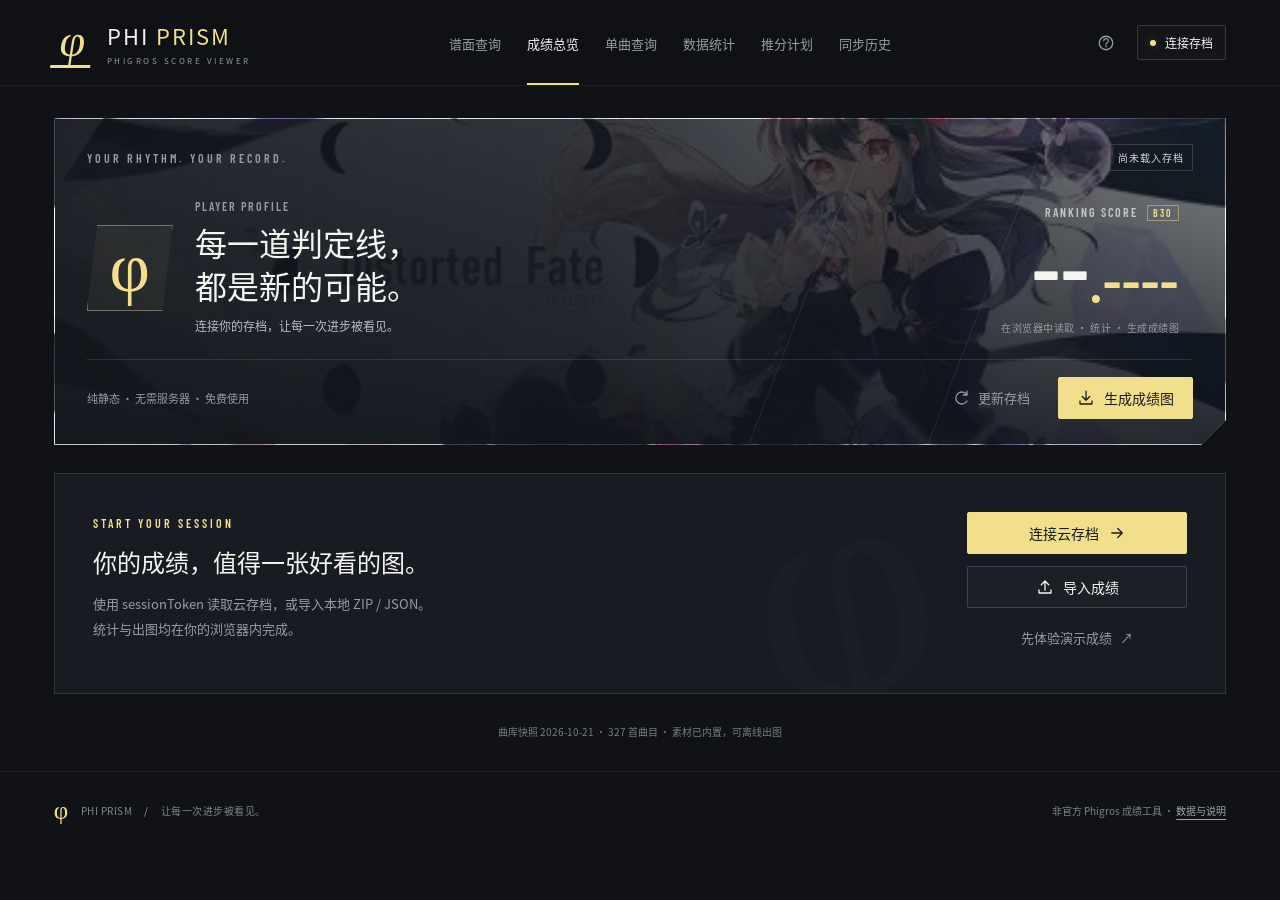
<file: index.html>
<!doctype html>
<html lang="zh-CN">
<head>
  <meta charset="utf-8">
  <meta name="viewport" content="width=device-width,initial-scale=1">
  <meta name="theme-color" content="#101216">
  <meta name="description" content="Phi Prism：浏览器内读取 Phigros 成绩，查询 Best N、分析推分并导出高清成绩图。">
  <meta name="referrer" content="no-referrer">
  <title>Phi Prism · Phigros 查分器</title>
  <link rel="icon" href="assets/favicon.svg" type="image/svg+xml">
  <link rel="stylesheet" href="assets/style.css?v=20261024-connect3">
  <script defer src="assets/vendor/fflate.js"></script>
  <script defer src="assets/vendor/crypto-js.js"></script>
  <script defer src="assets/data.js"></script>
  <!-- PHI_ART_SCRIPTS_START -->
  <script defer src="assets/art.js?v=73f46f96a97d"></script>
  <script defer src="assets/art-data/part-001.js?v=73f46f96a97d"></script>
  <script defer src="assets/art-data/part-002.js?v=73f46f96a97d"></script>
  <script defer src="assets/art-data/part-003.js?v=73f46f96a97d"></script>
  <script defer src="assets/art-data/part-004.js?v=73f46f96a97d"></script>
  <script defer src="assets/art-data/part-005.js?v=73f46f96a97d"></script>
  <script defer src="assets/art-data/part-006.js?v=73f46f96a97d"></script>
  <script defer src="assets/art-data/part-007.js?v=73f46f96a97d"></script>
  <script defer src="assets/art-data/part-008.js?v=73f46f96a97d"></script>
  <script defer src="assets/art-data/part-009.js?v=73f46f96a97d"></script>
  <script defer src="assets/art-data/part-010.js?v=73f46f96a97d"></script>
  <script defer src="assets/art-data/part-011.js?v=73f46f96a97d"></script>
  <script defer src="assets/art-data/part-012.js?v=73f46f96a97d"></script>
  <script defer src="assets/art-data/part-013.js?v=73f46f96a97d"></script>
  <script defer src="assets/art-data/part-014.js?v=73f46f96a97d"></script>
  <script defer src="assets/art-data/part-015.js?v=73f46f96a97d"></script>
  <script defer src="assets/art-data/part-016.js?v=73f46f96a97d"></script>
  <script defer src="assets/art-data/part-017.js?v=73f46f96a97d"></script>
  <script defer src="assets/art-data/part-018.js?v=73f46f96a97d"></script>
  <script defer src="assets/art-data/part-019.js?v=73f46f96a97d"></script>
  <script defer src="assets/art-data/part-020.js?v=73f46f96a97d"></script>
  <script defer src="assets/art-data/part-021.js?v=73f46f96a97d"></script>
  <script defer src="assets/art-data/part-022.js?v=73f46f96a97d"></script>
  <script defer src="assets/art-data/part-023.js?v=73f46f96a97d"></script>
  <script defer src="assets/art-data/part-024.js?v=73f46f96a97d"></script>
  <script defer src="assets/art-data/part-025.js?v=73f46f96a97d"></script>
  <!-- PHI_ART_SCRIPTS_END -->
  <script defer src="assets/core.js?v=20261024-connect3"></script>
  <script defer src="assets/export.js"></script>
  <script defer src="assets/app.js?v=20261024-art1"></script>
</head>
<body>
  <svg class="svg-defs" aria-hidden="true"><defs>
    <symbol id="i-arrow" viewBox="0 0 24 24"><path d="M5 12h14m-6-6 6 6-6 6"/></symbol>
    <symbol id="i-download" viewBox="0 0 24 24"><path d="M12 3v12m-5-5 5 5 5-5M4 16v4h16v-4"/></symbol>
    <symbol id="i-upload" viewBox="0 0 24 24"><path d="M12 16V4m-5 5 5-5 5 5M4 16v4h16v-4"/></symbol>
    <symbol id="i-refresh" viewBox="0 0 24 24"><path d="M20 8a8 8 0 1 0 0 8M20 3v5h-5"/></symbol>
    <symbol id="i-search" viewBox="0 0 24 24"><circle cx="10.5" cy="10.5" r="6.5"/><path d="m16 16 5 5"/></symbol>
    <symbol id="i-close" viewBox="0 0 24 24"><path d="m6 6 12 12M18 6 6 18"/></symbol>
    <symbol id="i-settings" viewBox="0 0 24 24"><path d="M4 7h16M4 17h16"/><circle cx="9" cy="7" r="3"/><circle cx="15" cy="17" r="3"/></symbol>
    <symbol id="i-chart" viewBox="0 0 24 24"><path d="M4 3v17h17M8 15l4-5 4 3 5-8"/></symbol>
    <symbol id="i-help" viewBox="0 0 24 24"><circle cx="12" cy="12" r="9"/><path d="M9 9a3 3 0 1 1 4 3c-1 .5-1 1-1 2m0 2v1"/></symbol>
  </defs></svg>
  <header class="topbar">
    <a class="brand" href="#best" aria-label="Phi Prism 主页"><span class="brand-mark">φ</span><span>PHI <b>PRISM</b><small>PHIGROS SCORE VIEWER</small></span></a>
    <nav aria-label="主导航"><a class="nav" style="display:flex;align-items:center" href="charts.html">谱面查询</a>
      <button class="nav active" data-view="best">成绩总览</button><button class="nav" data-view="library">单曲查询</button><button class="nav" data-view="stats">数据统计</button><button class="nav" data-view="suggest">推分计划</button><button class="nav" data-view="history">同步历史</button>
    </nav>
    <div class="header-actions"><button class="icon-btn" id="helpBtn" aria-label="使用说明"><svg><use href="#i-help"/></svg></button><button class="btn small" id="connectBtn"><span class="status-dot"></span><span id="connectText">连接存档</span></button></div>
  </header>
  <main>
    <section class="hero" id="hero">
      <div class="hero-lines" aria-hidden="true"></div>
      <div class="hero-top"><span class="eyebrow">YOUR RHYTHM. YOUR RECORD.</span><span class="source-tag" id="sourceTag">尚未载入存档</span></div>
      <div class="hero-body"><div class="identity"><div class="avatar" id="avatar">φ</div><div><div class="profile-label">PLAYER PROFILE <span id="challenge"></span></div><h1 id="playerName">每一道判定线，<br>都是新的可能。</h1><p id="playerIntro">连接你的存档，让每一次进步被看见。</p></div></div>
        <div class="hero-rks"><span>RANKING SCORE <i id="rksType">B30</i></span><strong id="heroRks">--<em>.----</em></strong><div id="cloudRks">在浏览器中读取 · 统计 · 生成成绩图</div></div>
      </div>
      <div class="hero-bottom"><span id="syncTime">纯静态 · 无需服务器 · 免费使用</span><div><button class="text-btn" id="syncBtn"><svg><use href="#i-refresh"/></svg>更新存档</button><button class="btn primary" id="heroExport"><svg><use href="#i-download"/></svg>生成成绩图</button></div></div>
    </section>
    <section class="onboarding" id="onboarding">
      <div><span class="eyebrow accent">START YOUR SESSION</span><h2>你的成绩，值得一张好看的图。</h2><p>使用 sessionToken 读取云存档，或导入本地 ZIP / JSON。<br>统计与出图均在你的浏览器内完成。</p></div>
      <div class="onboard-actions"><button class="btn primary" id="startConnect">连接云存档 <svg><use href="#i-arrow"/></svg></button><button class="btn" id="startImport"><svg><use href="#i-upload"/></svg>导入成绩</button><button class="text-btn" id="demoBtn">先体验演示成绩 <span>↗</span></button></div>
      <span class="onboard-watermark" aria-hidden="true">φ</span>
    </section>
    <section class="metrics" id="metrics" hidden></section>
    <section class="workspace" id="workspace" hidden>
      <div class="section-heading"><div><span class="eyebrow" id="viewEyebrow">PERSONAL BEST</span><h2 id="viewTitle">我的最佳成绩</h2></div><div class="workspace-actions"><button class="btn small" id="importBtn"><svg><use href="#i-upload"/></svg>导入</button><button class="btn small" id="jsonBtn">导出 JSON</button><button class="btn primary small" id="exportBtn"><svg><use href="#i-download"/></svg>导出图片</button></div></div>
      <div id="content"></div>
    </section>
    <p class="data-note" id="dataNote"></p>
  </main>
  <footer><div><span class="footer-mark">φ</span> PHI PRISM <span class="muted">/</span> <span>让每一次进步被看见。</span></div><span>非官方 Phigros 成绩工具 · <button class="text-link" id="aboutBtn">数据与说明</button></span></footer>
  <input id="importFile" type="file" accept=".json,.zip,application/json,application/zip" hidden>
  <input id="backgroundFile" type="file" accept="image/png,image/jpeg,image/webp" hidden>
  <input id="avatarFile" type="file" accept="image/png,image/jpeg,image/webp" hidden>
  <dialog id="connectDialog" class="dialog connect-dialog">
    <div class="dialog-header"><div><span class="eyebrow">CONNECT YOUR SAVE</span><h2>连接你的云存档</h2></div><button class="icon-btn" data-close aria-label="关闭"><svg><use href="#i-close"/></svg></button></div>
    <p class="muted">输入 TapTap 国内云存档的 sessionToken。仅向游戏云存档接口发送，用于读取成绩。</p>
    <form id="connectForm"><label for="token">sessionToken</label><div class="token-field"><input id="token" type="password" autocomplete="off" spellcheck="false" maxlength="25" placeholder="25 位英文字母与数字" required pattern="[a-zA-Z0-9]{25}"><button type="button" class="text-btn" id="toggleToken">显示</button></div><label class="check"><input type="checkbox" id="rememberToken">在此浏览器记住 token（共用设备请勿勾选）</label><button class="btn primary full" type="submit" id="submitConnect">读取云存档 <svg><use href="#i-arrow"/></svg></button></form>
    <p id="connectStatus" class="status-message" role="status"></p><p id="downloadFallback" hidden><a id="saveDownload" target="_blank" rel="noopener noreferrer">下载原始存档 ZIP ↗</a>，保存后 <button class="text-link" id="fallbackImport">导入本站</button>。</p>
    <div class="connection-diagnostics"><button type="button" class="btn small" id="diagnoseBtn">连接诊断（不使用 token）</button><span class="muted"> · 连接修订版 2026-10-24-r2</span><pre id="diagnoseResult" class="diagnose-result" hidden aria-live="polite"></pre><button type="button" class="text-btn" id="saveDiagnosis" hidden>下载诊断报告</button></div>
    <div class="dialog-divider"></div><div class="connect-alternatives"><button class="btn" id="dialogImport"><svg><use href="#i-upload"/></svg>导入 ZIP / JSON</button><button class="text-btn danger" id="forgetBtn">清除已保存的 token</button></div>
    <details><summary>如何获取 sessionToken？</summary><p>如果你已在可信的查分工具中完成 TapTap 授权，可使用该工具提供的“导出 sessionToken”功能。也可从自己设备上的游戏账户文件提取，具体路径随系统而异。本工具不要求 TapTap 密码，也不提供公共代理。</p><p>sessionToken 是账户凭证，请只在你信任的网站使用，勿放进公开仓库或聊天截图。只有游戏内已上传的云存档才能在线查询。</p></details>
  </dialog>
  <dialog id="songDialog" class="dialog song-dialog"><div id="songContent"></div></dialog>
  <dialog id="exportDialog" class="dialog export-dialog">
    <div class="dialog-header"><div><span class="eyebrow">RECORDS INTO ART</span><h2>制作你的成绩图</h2></div><button class="icon-btn" data-close aria-label="关闭"><svg><use href="#i-close"/></svg></button></div>
    <div class="export-layout"><form id="exportForm" class="export-options">
      <label>图片内容<select id="exportType"><option value="best">Best N 成绩图</option><option value="song">单曲成绩图</option><option value="stats">个人统计图</option><option value="suggest">推分计划图</option></select></label>
      <div class="two-col"><label>版式<select id="exportLayout"><option value="portrait">竖版 · 3 列</option><option value="landscape">横版 · 5 列</option></select></label><label>格式<select id="exportFormat"><option value="png">PNG · 无损</option><option value="jpeg">JPG · 小体积</option></select></label></div>
      <div class="two-col"><label>分辨率<select id="exportScale"><option value="1">标准</option><option value="1.5" selected>高清 · 1.5 倍</option><option value="2">超清 · 2 倍</option></select></label><label>主题色<input id="exportColor" type="color" value="#f1df8b"></label></div>
      <label>背景曲绘<select id="exportBackground"></select></label><button type="button" class="btn small full" id="customBgBtn">上传自定义背景</button>
      <label>背景亮度<input id="exportBrightness" type="range" min="8" max="45" value="20"></label>
      <label>自定义昵称<input id="exportName" maxlength="40" placeholder="默认使用玩家昵称"></label><label>签名<input id="exportSignature" maxlength="80" placeholder="每一道判定线，都是新的可能。"></label>
      <label class="check"><input type="checkbox" id="exportIdentity" checked>显示昵称与头像</label><button type="button" class="text-btn" id="customAvatarBtn">上传自定义头像 ↗</button>
      <label class="check"><input type="checkbox" id="exportHints" checked>显示推分提示</label><label class="check"><input type="checkbox" id="exportOverflow" checked>显示候补成绩（Overflow）</label><label class="check"><input type="checkbox" id="exportWatermark" checked>显示 Phi Prism 水印</label>
      <label>文件名<input id="exportFilename" placeholder="自动生成文件名" maxlength="80"></label>
      <button class="btn primary full" type="submit" id="renderBtn"><svg><use href="#i-refresh"/></svg>更新预览</button>
    </form><div class="export-preview"><div class="preview-heading"><span>IMAGE PREVIEW</span><span id="imageSize">等待生成</span></div><div id="canvasWrap"><p class="muted">正在生成预览…</p></div><p id="exportStatus" role="status"></p><div class="preview-actions"><button class="btn" id="copyImage">复制图片</button><button class="btn primary" id="downloadImage"><svg><use href="#i-download"/></svg>下载图片</button></div></div></div>
  </dialog>
  <dialog id="helpDialog" class="dialog help-dialog"><div class="dialog-header"><div><span class="eyebrow">ABOUT PHI PRISM</span><h2>使用与数据说明</h2></div><button class="icon-btn" data-close aria-label="关闭"><svg><use href="#i-close"/></svg></button></div><div id="helpContent"></div></dialog>
  <div class="toast" id="toast" role="status" hidden></div>
</body>
</html>
</file>
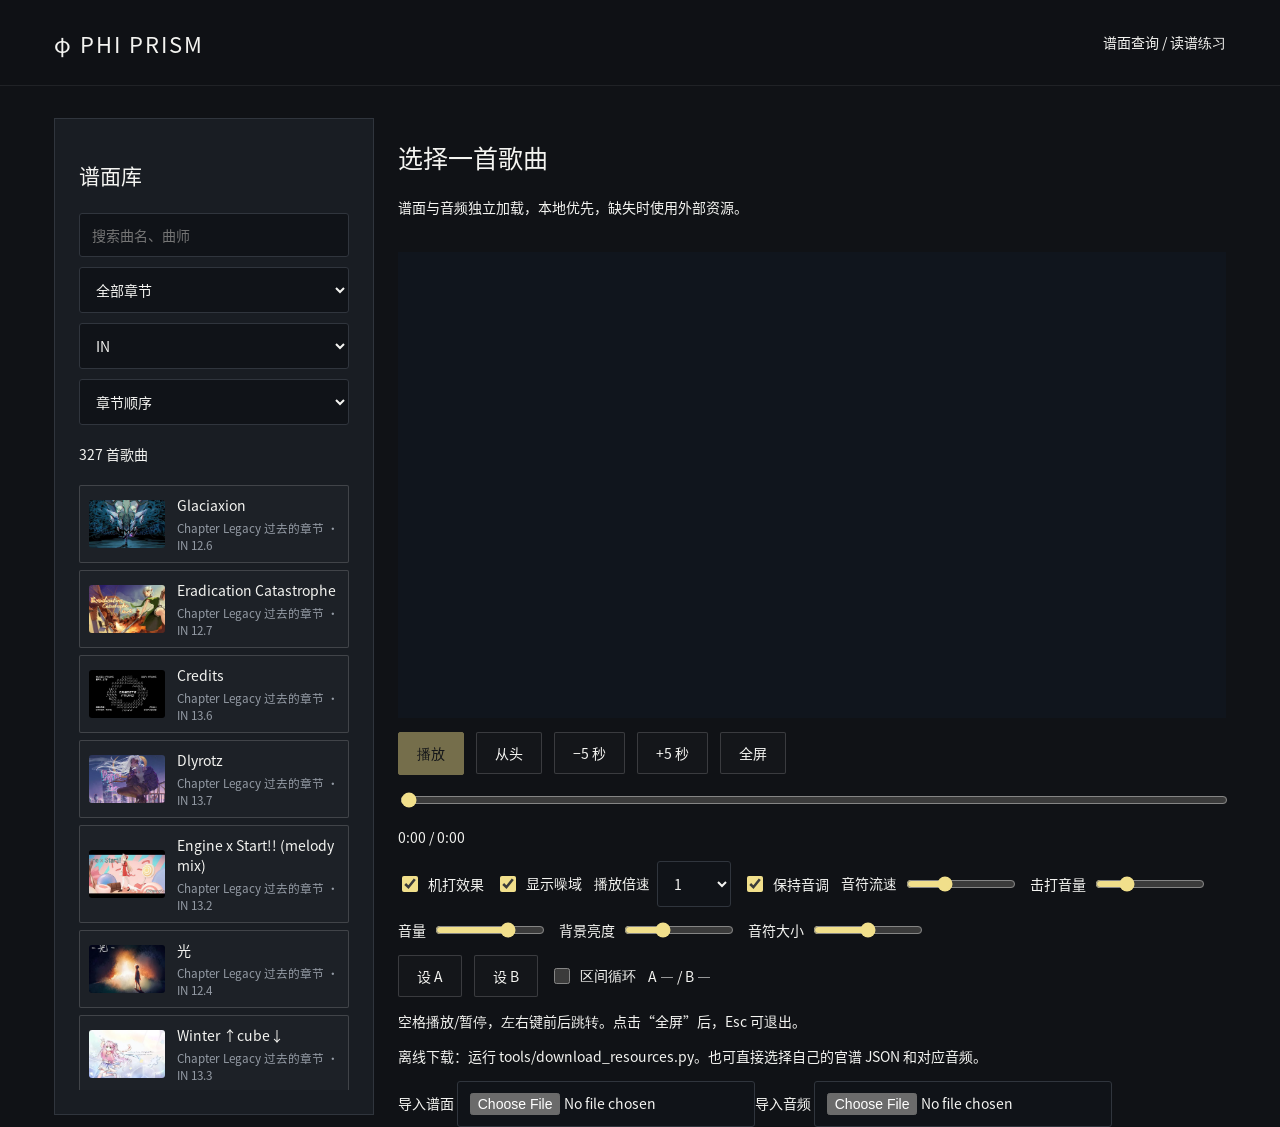
<file: charts.html>
<!doctype html><html lang="zh-CN"><meta charset="utf-8"><meta name="viewport" content="width=device-width,initial-scale=1"><title>Phi Prism · 谱面查询</title><link rel="stylesheet" href="assets/style.css"><link rel="stylesheet" href="assets/charts.css?v=20261030-autojudge"><script defer src="assets/charts-index.js"></script>
  <script defer src="assets/art.js?v=73f46f96a97d"></script>
  <script defer src="assets/art-data/part-001.js?v=73f46f96a97d"></script>
  <script defer src="assets/art-data/part-002.js?v=73f46f96a97d"></script>
  <script defer src="assets/art-data/part-003.js?v=73f46f96a97d"></script>
  <script defer src="assets/art-data/part-004.js?v=73f46f96a97d"></script>
  <script defer src="assets/art-data/part-005.js?v=73f46f96a97d"></script>
  <script defer src="assets/art-data/part-006.js?v=73f46f96a97d"></script>
  <script defer src="assets/art-data/part-007.js?v=73f46f96a97d"></script>
  <script defer src="assets/art-data/part-008.js?v=73f46f96a97d"></script>
  <script defer src="assets/art-data/part-009.js?v=73f46f96a97d"></script>
  <script defer src="assets/art-data/part-010.js?v=73f46f96a97d"></script>
  <script defer src="assets/art-data/part-011.js?v=73f46f96a97d"></script>
  <script defer src="assets/art-data/part-012.js?v=73f46f96a97d"></script>
  <script defer src="assets/art-data/part-013.js?v=73f46f96a97d"></script>
  <script defer src="assets/art-data/part-014.js?v=73f46f96a97d"></script>
  <script defer src="assets/art-data/part-015.js?v=73f46f96a97d"></script>
  <script defer src="assets/art-data/part-016.js?v=73f46f96a97d"></script>
  <script defer src="assets/art-data/part-017.js?v=73f46f96a97d"></script>
  <script defer src="assets/art-data/part-018.js?v=73f46f96a97d"></script>
  <script defer src="assets/art-data/part-019.js?v=73f46f96a97d"></script>
  <script defer src="assets/art-data/part-020.js?v=73f46f96a97d"></script>
  <script defer src="assets/art-data/part-021.js?v=73f46f96a97d"></script>
  <script defer src="assets/art-data/part-022.js?v=73f46f96a97d"></script>
  <script defer src="assets/art-data/part-023.js?v=73f46f96a97d"></script>
  <script defer src="assets/art-data/part-024.js?v=73f46f96a97d"></script>
  <script defer src="assets/art-data/part-025.js?v=73f46f96a97d"></script>
  <script defer src="assets/chart-noise.js?v=20261030-autojudge"></script><script defer src="assets/chart-engine.js?v=20261030-autojudge"></script><script defer src="assets/chart-player.js?v=20261030-autojudge"></script><body><header class="topbar"><a class="brand" href="index.html">φ PHI PRISM</a><span>谱面查询 / 读谱练习</span></header><main><div class="chart-browser"><aside class="panel"><h2>谱面库</h2><input id="query" placeholder="搜索曲名、曲师"><select id="chapter"><option value="">全部章节</option></select><select id="difficulty"><option>IN</option><option>EZ</option><option>HD</option><option>AT</option></select><select id="sort"><option value="chapter">章节顺序</option><option value="asc">定数从低到高</option><option value="desc">定数从高到低</option><option value="title">曲名</option></select><p id="count"></p><div id="songs"></div></aside><section><h1 id="title">选择一首歌曲</h1><p id="status" role="status">谱面与音频独立加载，本地优先，缺失时使用外部资源。</p><div id="stage"><canvas id="screen" width="1280" height="720"></canvas></div><audio id="audio" preload="auto"></audio><div class="controls"><button id="play" class="btn primary" disabled>播放</button><button id="restart" class="btn">从头</button><button id="back" class="btn">−5 秒</button><button id="forward" class="btn">+5 秒</button><button id="fullscreen" class="btn">全屏</button></div><input id="seek" type="range" min="0" max="1" step="0.01" value="0" aria-label="播放进度"><p id="time">0:00 / 0:00</p><div class="controls"><label><input id="autoJudge" type="checkbox" checked>机打效果</label><label><input id="noise" type="checkbox" checked>显示噪域</label><label>播放倍速 <select id="rate"><option>0.25</option><option>0.5</option><option>0.75</option><option selected>1</option><option>1.25</option><option>1.5</option><option>2</option></select></label><label><input id="pitch" type="checkbox" checked>保持音调</label><label>音符流速 <input id="speed" type="range" min="0.5" max="2" step="0.05" value="1"></label><label>击打音量 <input id="hits" type="range" min="0" max="0.8" step="0.05" value="0.2"></label><label>音量 <input id="volume" type="range" min="0" max="1" step="0.05" value="0.7"></label><label>背景亮度 <input id="brightness" type="range" min="0" max="0.6" step="0.05" value="0.2"></label><label>音符大小 <input id="size" type="range" min="0.5" max="1.5" step="0.05" value="1"></label></div><div class="controls"><button class="btn" id="markA">设 A</button><button class="btn" id="markB">设 B</button><label><input id="loop" type="checkbox">区间循环</label><span id="interval">A — / B —</span></div><p>空格播放/暂停，左右键前后跳转。点击“全屏”后，Esc 可退出。</p><p>离线下载：运行 tools/download_resources.py。也可直接选择自己的官谱 JSON 和对应音频。</p><label>导入谱面 <input type="file" id="chartFile" accept=".json"></label><label>导入音频 <input type="file" id="audioFile" accept="audio/*"></label></section></div></main></body></html>
</file>
<file: assets/style.css>
@font-face{font-family:PhiSans;src:url('PhiSans-Subset.woff') format('woff');font-weight:100 900;font-display:swap}
@font-face{font-family:Barlow;src:url('BarlowCondensed-SemiBold.ttf') format('truetype');font-weight:600;font-display:swap}
:root{color-scheme:dark;--bg:#101216;--surface:#191d23;--line:#30353d;--text:#f4f4f1;--muted:#959ca6;--accent:#f1df8b;--cyan:#91d4e2;--fc:#66ccff;--ez:#82c98c;--hd:#8abbe6;--in:#d880a4;--at:#bbbfc7;font-family:PhiSans,Inter,'Segoe UI','PingFang SC','Microsoft YaHei',sans-serif;font-synthesis:none}*{box-sizing:border-box}body{margin:0;background:var(--bg);color:var(--text);font-size:14px}button,input,select{font:inherit}button,a,input,select,summary{-webkit-tap-highlight-color:transparent}button{cursor:pointer}button{color:inherit}a{color:var(--accent);text-decoration:none}button:disabled{opacity:.45;cursor:wait}button:focus-visible,a:focus-visible,input:focus-visible,select:focus-visible,summary:focus-visible{outline:2px solid var(--cyan);outline-offset:4px}input,select{min-width:0;color:var(--text);background:#101318;border:1px solid var(--line);padding:11px 12px;border-radius:3px}input[type=checkbox]{accent-color:var(--accent);width:16px;height:16px}input[type=color]{height:40px;padding:4px;width:100%}input[type=range]{width:100%;accent-color:var(--accent);padding:0}svg{width:18px;height:18px;fill:none;stroke:currentColor;stroke-width:1.7;stroke-linecap:round;stroke-linejoin:round;flex-shrink:0}.svg-defs{position:absolute;width:0;height:0;overflow:hidden}[hidden]{display:none!important}.topbar{height:86px;border-bottom:1px solid #ffffff12;display:flex;align-items:center;justify-content:space-between;padding:0 4.2%;gap:28px;background:#101216ee}.brand{display:flex;align-items:center;gap:13px;color:var(--text);letter-spacing:2px;font-size:22px;white-space:nowrap}.brand b{font-weight:400;color:var(--accent)}.brand small{display:block;font-size:8px;letter-spacing:2.5px;margin-top:4px;color:var(--muted)}.brand-mark{font-size:45px;line-height:48px;font-family:Georgia,serif;color:var(--accent);width:40px;border-bottom:3px solid var(--accent);transform:skew(-9deg);text-align:center}.topbar nav{display:flex;align-items:stretch;align-self:stretch;gap:26px}.nav{background:none;border:0;border-bottom:2px solid transparent;padding:3px 0 0;color:var(--muted);white-space:nowrap;font-size:13px}.nav.active{color:var(--text);border-bottom-color:var(--accent)}.nav:hover{color:var(--accent)}.header-actions{display:flex;align-items:center;gap:14px}.status-dot{display:inline-block;width:6px;height:6px;background:var(--accent);border-radius:50%;box-shadow:0 0 8px #f1df8b38}.btn{display:inline-flex;justify-content:center;align-items:center;gap:9px;min-height:42px;padding:10px 18px;background:#ffffff05;border:1px solid #ffffff29;border-radius:2px;color:var(--text);font-weight:500;white-space:nowrap;transition:background .15s,border-color .15s}.btn:hover{background:#ffffff12;border-color:#ffffff66}.btn.primary{background:var(--accent);border:1px solid var(--accent);color:#191b1e}.btn.primary:hover{background:#fff0ad;border-color:#fff0ad}.btn.small{min-height:35px;padding:8px 12px;font-size:12px}.full{width:100%}.icon-btn{border:0;background:none;padding:8px;display:inline-flex;align-items:center;justify-content:center;color:var(--muted);border-radius:3px}.icon-btn:hover{background:#ffffff10;color:var(--text)}.text-btn{display:inline-flex;align-items:center;justify-content:center;gap:8px;border:0;background:none;padding:8px;color:var(--muted);font-size:13px}.text-btn:hover{color:var(--accent)}.text-link{border:0;background:none;padding:0;color:var(--accent);font-size:inherit;text-decoration:underline;text-underline-offset:4px}.danger{color:#ed9c9c}.muted{color:var(--muted)}main{max-width:1536px;margin:0 auto;padding:32px 4.2% 0}.hero{position:relative;isolation:isolate;overflow:hidden;background:#252b34;background-size:cover;background-position:center 44%;min-height:326px;border:1px solid #ffffff16;clip-path:polygon(0 0,100% 0,100% calc(100% - 25px),calc(100% - 25px) 100%,0 100%);padding:25px 32px}.hero:before{content:'';position:absolute;inset:0;background:linear-gradient(90deg,#101419e8,#11151bd6 45%,#11151b85),linear-gradient(0deg,#0a101ac9,transparent);z-index:-1}.hero-lines{position:absolute;right:20%;top:-40%;height:180%;width:180px;border-left:1px solid #ffffff16;border-right:1px solid #ffffff16;transform:skewX(-21deg);z-index:-1}.hero-top{display:flex;justify-content:space-between;align-items:center;gap:12px}.eyebrow{font-family:Barlow,'Arial Narrow',sans-serif;font-size:12px;letter-spacing:3px;font-weight:600;color:var(--muted)}.eyebrow.accent{color:var(--accent)}.source-tag{font-size:10px;letter-spacing:1px;padding:5px 8px;border:1px solid #ffffff27;color:#d5d7dc;background:#11151b40}.hero-body{display:flex;justify-content:space-between;align-items:center;margin:28px 0 22px;gap:22px}.identity{display:flex;align-items:center;gap:22px;min-width:0}.avatar{flex-shrink:0;display:grid;place-items:center;width:86px;height:86px;border:1px solid #e7deb867;background:#f1df8b0c;clip-path:polygon(12% 0,100% 0,88% 100%,0 100%);font-size:70px;color:var(--accent);font-family:Georgia,serif;background-size:cover;background-position:center}.profile-label{color:var(--muted);font-family:Barlow,sans-serif;font-size:12px;letter-spacing:2px}.profile-label span{display:inline-block;color:var(--accent);letter-spacing:1px;margin-left:12px}.identity h1{font-weight:500;margin:8px 0 9px;line-height:1.35;font-size:32px;word-break:break-word}.identity p{color:#b6bdc7;font-size:12px;margin:0;max-width:580px;line-height:1.7}.hero-rks{text-align:right;flex-shrink:0;padding-right:14px}.hero-rks>span{font-family:Barlow,sans-serif;letter-spacing:2px;font-size:12px;color:#c2c8cf}.hero-rks i{font-style:normal;font-size:10px;padding:1px 5px;color:var(--accent);border:1px solid #f1df8b70;margin-left:5px}.hero-rks strong{display:block;font-family:Barlow,sans-serif;font-weight:600;font-size:86px;line-height:1.1;letter-spacing:1px}.hero-rks em{font-style:normal;font-size:56px;color:var(--accent)}.hero-rks>div{font-size:10px;color:var(--muted);letter-spacing:.5px;margin-top:4px}.hero-bottom{display:flex;justify-content:space-between;align-items:center;border-top:1px solid #ffffff1b;padding-top:17px;gap:12px}.hero-bottom>span{font-size:11px;color:var(--muted)}.hero-bottom>div{display:flex;gap:20px;align-items:center}.onboarding{padding:38px;position:relative;overflow:hidden;display:flex;align-items:center;justify-content:space-between;border:1px solid var(--line);margin-top:28px;background:#181c22}.onboarding h2{font-weight:500;font-size:24px;margin:12px 0}.onboarding p{color:var(--muted);line-height:1.9;font-size:13px}.onboard-actions{display:flex;flex-direction:column;gap:12px;width:220px;z-index:1}.onboard-watermark{font-family:Georgia,serif;position:absolute;right:25%;top:-70px;font-size:320px;color:#ffffff03;transform:rotate(-12deg)}.metrics{display:grid;grid-template-columns:repeat(4,1fr);border:1px solid var(--line);margin-top:24px;background:#161a20}.metric{padding:20px 24px;border-right:1px solid var(--line);position:relative}.metric:last-child{border-right:0}.metric-label{font-size:11px;color:var(--muted);display:flex;justify-content:space-between}.metric-label i{font-style:normal;color:#ffffff30;font-family:Barlow;font-size:12px;letter-spacing:1px}.metric strong{font-family:Barlow,sans-serif;font-size:36px;display:block;margin-top:5px;font-weight:600}.metric strong span{font-size:15px;color:var(--muted);margin-left:5px}.metric strong.gold{color:var(--accent)}.metric p{font-size:10px;color:var(--muted);margin:4px 0 0}.section-heading{display:flex;align-items:center;justify-content:space-between;margin:38px 0 24px;gap:12px}.section-heading h2{font-size:23px;font-weight:500;margin:7px 0 0}.workspace-actions{display:flex;gap:8px}.toolbar{display:flex;align-items:center;justify-content:space-between;gap:14px;flex-wrap:wrap;margin-bottom:20px}.segments{display:flex;align-items:center;gap:4px;padding:4px;background:#1b1f25;border:1px solid var(--line)}.segment{border:0;background:none;color:var(--muted);padding:8px 17px;font-size:12px;min-height:32px}.segment.active{background:#eeeeea;color:#15181e}.segment:hover:not(.active){color:var(--accent);background:#ffffff05}.custom-n{width:68px;font-size:12px;min-height:32px;height:32px;padding:5px 8px}.toolbar-note{font-size:11px;color:var(--muted);line-height:1.8}.subheading{display:flex;align-items:center;justify-content:space-between;margin:26px 0 16px;gap:12px}.subheading h3{font-family:Barlow,sans-serif;font-size:21px;letter-spacing:2px;margin:0;font-weight:600}.subheading h3 span{font-family:inherit;font-size:12px;letter-spacing:1px;color:var(--muted);margin-left:10px}.subheading>span{font-size:11px;color:var(--muted)}.phi-heading h3{color:var(--accent)}.score-grid{display:grid;grid-template-columns:repeat(3,minmax(0,1fr));gap:16px}.score-card{border:1px solid #ffffff18;background:#202730;position:relative;overflow:hidden;isolation:isolate;min-width:0;text-align:left;padding:0;cursor:pointer;transition:border-color .18s,transform .18s;clip-path:polygon(0 0,100% 0,100% calc(100% - 13px),calc(100% - 13px) 100%,0 100%)}.score-card:hover{border-color:#f1df8b8a;transform:translateY(-3px)}.score-card .cover{position:absolute;width:100%;height:100%;inset:0;object-fit:cover;z-index:-3;opacity:.68;transition:transform .4s}.score-card:hover .cover{transform:scale(1.05)}.score-card:after{content:'';position:absolute;inset:0;z-index:-2;background:linear-gradient(90deg,#10151cc7,#10151c39),linear-gradient(0deg,#0b111bef,transparent 95%)}.card-top{display:flex;justify-content:space-between;align-items:center;height:36px;padding:0 15px;background:linear-gradient(90deg,#11182078,transparent)}.rank-no{font-family:Barlow,sans-serif;font-size:15px;letter-spacing:1px;color:#e4e7ec}.level{font-family:Barlow,sans-serif;font-weight:600;display:inline-flex;align-items:center;justify-content:center;gap:6px;min-width:51px;font-size:13px;padding:3px 7px;background:var(--level);color:#10151b;transform:skew(-10deg);white-space:nowrap}.level small{font-size:12px}.lv-EZ{--level:var(--ez)}.lv-HD{--level:var(--hd)}.lv-IN{--level:var(--in)}.lv-AT{--level:var(--at)}.card-main{padding:9px 16px 8px}.song-title{font-size:15px;font-weight:600;margin:0 0 3px;white-space:nowrap;overflow:hidden;text-overflow:ellipsis;line-height:1.5}.song-artist{font-size:10px;color:#bcc3cd;white-space:nowrap;overflow:hidden;text-overflow:ellipsis}.card-result{display:flex;align-items:center;justify-content:space-between;margin-top:10px}.score-number{font-family:Barlow,sans-serif;font-size:34px;letter-spacing:1px;line-height:1.2;font-weight:600}.card-grade{font-family:Barlow,sans-serif;font-size:33px;font-style:italic;color:#e1e4e9;padding-right:2px}.card-grade.phi{font-family:Georgia,serif;color:var(--accent);font-size:36px}.card-grade.fc{color:var(--fc)}.full-combo{color:var(--fc)!important}.card-stats{display:flex;justify-content:space-between;margin-top:1px;font-family:Barlow,sans-serif;font-size:15px;letter-spacing:.7px}.card-stats small{font-family:'Segoe UI',sans-serif;font-size:9px;letter-spacing:1px;color:#c2c7d1;margin-right:5px}.card-hint{border-top:1px solid #ffffff18;padding:8px 16px;font-size:10px;color:#d5d8de;display:flex;justify-content:space-between;gap:4px;background:#0b101853}.card-hint b{color:var(--accent);font-weight:500}.phi-card{border-color:#f1df8b66}.phi-card .card-top{background:linear-gradient(90deg,#9d862b45,transparent)}.empty-slot{height:208px;display:grid;place-content:center;text-align:center;border:1px dashed #4d4940;background:#f1df8b04;color:var(--muted);gap:8px}.empty-slot b{font-family:Georgia,serif;font-size:36px;color:#f1df8b44;font-weight:400}.empty-slot span{font-size:11px}.notice{border-left:2px solid var(--accent);background:#f1df8b08;padding:12px 16px;color:#d3cbb0;font-size:12px;line-height:1.9;margin:18px 0}.data-note{color:#777f8a;font-size:10px;line-height:1.9;margin:28px 0;text-align:center}.filterbar{display:flex;gap:10px;flex-wrap:wrap;margin-bottom:18px;align-items:center}.searchbox{position:relative;flex:1;min-width:200px}.searchbox svg{position:absolute;left:12px;top:12px;color:var(--muted)}.searchbox input{padding-left:39px;width:100%}.filterbar select{font-size:12px;max-width:240px}.range-input{width:79px;font-size:12px}.results-note{font-size:12px;color:var(--muted);margin:16px 0}.library-grid{display:grid;grid-template-columns:repeat(4,minmax(0,1fr));gap:16px}.song-tile{padding:0;background:#191e25;border:1px solid var(--line);text-align:left;overflow:hidden}.song-tile:hover{border-color:var(--accent)}.song-tile .tile-art{width:100%;aspect-ratio:16/8.5;object-fit:cover;display:block;background:#232d38}.tile-info{padding:14px}.tile-info h3{font-size:13px;white-space:nowrap;text-overflow:ellipsis;overflow:hidden;margin:0 0 5px}.tile-info p{font-size:10px;color:var(--muted);margin:0 0 12px;white-space:nowrap;text-overflow:ellipsis;overflow:hidden}.tile-levels{display:flex;gap:4px;flex-wrap:wrap}.tile-levels .level{font-size:10px;min-width:38px;padding:3px 5px}.tile-levels .level.unplayed{opacity:.4}.pagination{display:flex;gap:12px;align-items:center;justify-content:center;margin:25px 0}.pagination span{font-family:Barlow;font-size:15px;color:var(--muted)}.stats-panels{display:grid;grid-template-columns:1.4fr 1fr;gap:20px}.panel{padding:24px;background:#191d23;border:1px solid var(--line);min-width:0}.panel h3{font-size:15px;font-weight:500;margin:0 0 22px}.panel h3 small{font-family:Barlow;font-size:11px;letter-spacing:2px;color:var(--muted);margin-left:10px}.table-wrap{overflow-x:auto}table{width:100%;border-collapse:collapse;text-align:left;font-size:12px}th{font-weight:400;color:var(--muted);font-size:10px;padding:12px 10px;border-bottom:1px solid var(--line);white-space:nowrap}td{padding:14px 10px;border-bottom:1px solid #ffffff0a;white-space:nowrap}td.num{font-family:Barlow;font-size:18px}.stat-row{display:flex;align-items:center;gap:12px;margin-bottom:15px}.stat-row>strong{width:30px;font-family:Barlow;font-size:21px;font-weight:600}.stat-row>span{width:40px;text-align:right;font-family:Barlow;font-size:17px}.bar{height:7px;flex:1;background:#ffffff08;overflow:hidden}.bar i{display:block;background:var(--accent);height:100%}.large-panel{margin-top:20px}.chart-svg{width:100%;height:auto;display:block}.history-actions{display:flex;justify-content:space-between;gap:10px;margin-bottom:20px;align-items:center}.history-grid{display:grid;grid-template-columns:1fr 1.3fr;gap:20px}.snapshot{padding:15px 0;border-bottom:1px solid var(--line);display:flex;gap:15px;justify-content:space-between;align-items:center}.snapshot p{margin:3px 0;font-size:11px;color:var(--muted)}.snapshot strong{font-family:Barlow;font-size:23px;color:var(--accent)}.gain{font-family:Barlow;font-size:17px;color:var(--cyan)}.empty{text-align:center;padding:55px 20px;background:#ffffff02;border:1px dashed var(--line);color:var(--muted);line-height:2}.empty strong{display:block;font-size:16px;font-weight:500;color:var(--text)}.suggest-head{display:flex;gap:10px;align-items:center;flex-wrap:wrap;margin-bottom:20px}.suggest-head span{font-size:12px;color:var(--muted)}.suggest-head select{font-size:12px}.recommendation{font-size:12px;color:var(--muted);line-height:1.8}.chapter-label{max-width:280px;overflow:hidden;text-overflow:ellipsis}.dialog{background:#171c22;color:var(--text);border:1px solid #5b626c;box-shadow:0 30px 90px #0009;padding:28px;border-radius:3px;max-height:90dvh;max-width:calc(100vw - 32px);width:550px;overflow:auto}.dialog::backdrop{background:#080b10bb;backdrop-filter:blur(8px)}.dialog-header{display:flex;justify-content:space-between;align-items:flex-start;gap:15px;margin-bottom:20px}.dialog-header h2{font-size:24px;font-weight:500;margin:8px 0 0}.dialog-header .icon-btn{margin:-5px -5px 0 0}.dialog p{font-size:12px;line-height:1.9}.dialog label{display:block;font-size:12px;color:#c9cdd4;margin:15px 0 8px}.dialog label input:not([type=checkbox]),.dialog label select{display:block;width:100%;margin-top:8px}.token-field{display:flex;border:1px solid var(--line);background:#0f1319}.token-field input{border:0;width:100%;letter-spacing:1px;font-family:monospace;font-size:15px}.token-field .text-btn{white-space:nowrap;padding:8px 12px}.dialog label.check{display:flex;align-items:center;gap:9px;line-height:1.6;font-size:11px;margin:15px 0}.dialog-divider{height:1px;background:var(--line);margin:24px 0}.connect-alternatives{display:flex;justify-content:space-between;align-items:center;gap:10px}.dialog details{font-size:12px;color:var(--muted);margin-top:24px;line-height:1.9}.dialog summary{cursor:pointer;color:#c9cdd4}.status-message{color:var(--cyan);word-break:break-word}.status-message.error{color:#efa7a7}.song-dialog{width:860px;padding:0}.song-banner{padding:25px 28px;isolation:isolate;position:relative;overflow:hidden;min-height:235px;background:#28303b}.song-banner>img{position:absolute;inset:0;width:100%;height:100%;object-fit:cover;z-index:-2}.song-banner:after{content:'';position:absolute;inset:0;background:linear-gradient(0deg,#10151bf5,#10151b60);z-index:-1}.song-banner .icon-btn{position:absolute;right:18px;top:18px;background:#0b111b55;color:white}.song-banner .eyebrow{margin-top:80px;display:block;color:var(--accent)}.song-banner h2{margin:8px 0;font-size:28px;line-height:1.4}.song-banner p{margin:0;color:#cbd0d8}.song-body{padding:24px 28px}.song-metadata{display:flex;gap:20px;color:var(--muted);font-size:11px;margin-bottom:18px;flex-wrap:wrap}.song-level{display:grid;grid-template-columns:65px 1fr 1fr 80px;align-items:center;gap:12px;padding:15px 0;border-top:1px solid var(--line)}.song-level .score-number{font-size:30px}.song-level p{margin:0;font-size:10px;color:var(--muted)}.song-level .rks{font-family:Barlow;font-size:25px}.song-level .hint{font-size:11px;color:var(--accent);line-height:1.8;grid-column:2/-1}.song-bottom{display:flex;justify-content:flex-end;gap:10px;margin-top:22px}.export-dialog{width:1180px}.export-layout{display:grid;grid-template-columns:265px minmax(0,1fr);gap:26px}.export-options{padding-right:22px;border-right:1px solid var(--line)}.export-options label:first-child{margin-top:0}.two-col{display:grid;grid-template-columns:1fr 1fr;gap:12px}.two-col label{margin-top:14px!important}.export-options .text-btn{font-size:11px;padding:0;margin:0 0 5px;color:var(--accent)}.export-preview{min-width:0}.preview-heading{display:flex;justify-content:space-between;align-items:center;color:var(--muted);font-family:Barlow;font-size:12px;letter-spacing:2px;margin-bottom:16px}.preview-heading span:last-child{letter-spacing:.5px}#canvasWrap{padding:16px;background:repeating-conic-gradient(#12161c 0 25%,#151a21 0 50%) 50% / 20px 20px;min-height:240px;border:1px solid var(--line)}#canvasWrap canvas{width:100%;height:auto;display:block}.preview-actions{display:flex;gap:10px;justify-content:flex-end;flex-wrap:wrap;margin-top:18px}.help-dialog{width:740px}.help-dialog h3{font-size:15px;margin:25px 0 9px;font-weight:500}.help-dialog p,.help-dialog li{font-size:12px;color:#b1b8c2;line-height:1.9}.help-dialog ul{padding-left:20px}.help-dialog code{background:#0f1319;padding:2px 4px;color:var(--accent);font-size:11px}.toast{position:fixed;left:50%;bottom:24px;transform:translateX(-50%);background:#efeee5;color:#171c22;padding:12px 20px;box-shadow:0 8px 32px #0008;max-width:min(90vw,650px);z-index:10;font-size:13px;line-height:1.6;border-left:3px solid var(--accent)}footer{border-top:1px solid #ffffff10;margin-top:30px;padding:25px 4.2%;display:flex;align-items:center;justify-content:space-between;gap:15px;color:#7d8692;font-size:10px}footer>div{display:flex;align-items:center;gap:12px;letter-spacing:.5px}.footer-mark{font-family:Georgia;font-size:25px;color:var(--accent)}footer .text-link{color:#9ea6b0}.keyboard-help{font-size:11px;color:var(--muted)}.chart-foot{display:flex;justify-content:space-between;color:var(--muted);font-size:10px;margin-top:5px}.control-label{font-size:12px;color:var(--muted)}.drop-active:after{content:'松开文件，导入成绩';position:fixed;inset:16px;display:grid;place-items:center;font-size:30px;color:var(--accent);border:2px dashed var(--accent);background:#101216ee;z-index:50;pointer-events:none}.budget-control{max-width:90px}.score-card:focus-visible{outline-offset:-4px}.tag{display:inline-block;border:1px solid var(--line);padding:3px 6px;font-size:10px;color:var(--muted)}
@media(min-width:1500px){.score-card .card-main{padding:12px 19px 10px}.song-title{font-size:16px}.score-number{font-size:39px}.card-hint{padding:9px 19px}.card-stats{font-size:17px}}
@media(max-width:1150px){.topbar{gap:16px}.topbar nav{gap:16px}.brand{font-size:19px}.header-actions{gap:4px}.score-grid{gap:12px}.card-main{padding:7px 12px}.card-hint{padding:8px 12px;font-size:9px}.song-title{font-size:13px}.score-number{font-size:30px}.library-grid{grid-template-columns:repeat(3,minmax(0,1fr))}.hero{padding:23px}.identity h1{font-size:27px}.hero-rks strong{font-size:76px}.hero-rks em{font-size:48px}.avatar{width:70px;height:70px;font-size:58px}.stats-panels{grid-template-columns:1fr 1fr}}
@media(max-width:850px){.topbar{height:auto;min-height:76px;flex-wrap:wrap;padding-top:14px;gap:0}.brand{margin-bottom:10px}.header-actions{margin-left:auto;margin-bottom:10px}.topbar nav{width:100%;order:3;height:45px;justify-content:space-between;gap:12px}.nav{font-size:12px}.hero{min-height:290px}.hero-body{margin:25px 0}.identity{gap:14px}.identity h1{font-size:23px}.identity p{max-width:300px}.hero-rks strong{font-size:64px}.hero-rks em{font-size:42px}.hero-rks>span{font-size:10px;letter-spacing:1px}.hero-rks>div{font-size:9px}.hero-bottom>div{gap:8px}.hero-bottom>span{max-width:40%;line-height:1.7}.hero-bottom .btn{font-size:12px;padding:9px 12px}.hero-top .eyebrow{font-size:9px;letter-spacing:2px}.avatar{width:54px;height:54px;font-size:45px}.metrics .metric{padding:17px}.metric-label i{display:none}.metric strong{font-size:30px}.score-grid{grid-template-columns:repeat(2,minmax(0,1fr))}.phi-grid{grid-template-columns:repeat(3,minmax(0,1fr))}.phi-grid .song-artist{display:none}.phi-grid .score-number{font-size:26px}.phi-grid .card-stats{font-size:12px}.phi-grid .card-stats small{font-size:8px;margin-right:2px}.phi-grid .card-grade{font-size:25px}.phi-grid .card-hint{font-size:9px}.phi-grid .card-top{padding:0 10px}.phi-grid .rank-no{font-size:12px}.phi-grid .level{font-size:10px;min-width:42px;padding:3px 5px}.stats-panels,.history-grid{grid-template-columns:1fr}.export-layout{grid-template-columns:220px minmax(0,1fr);gap:18px}.export-options{padding-right:16px}.dialog{padding:22px}.song-dialog{padding:0}.section-heading h2{font-size:21px}.workspace-actions .btn{padding:7px 9px}.section-heading{margin-top:32px}.onboarding{padding:26px}.onboarding h2{font-size:20px}.onboard-actions{width:190px;flex-shrink:0}.onboarding p{font-size:12px}.onboarding br{display:none}}
@media(max-width:560px){main{padding:18px 16px 0}.topbar{padding-left:16px;padding-right:16px}.brand{font-size:18px}.brand-mark{font-size:36px;line-height:38px;width:32px}.brand small{font-size:7px;letter-spacing:1.8px}.header-actions .icon-btn{padding:6px}.header-actions .btn{font-size:10px;padding:7px 9px}.topbar nav{gap:8px}.nav{font-size:11px}.hero{padding:18px;min-height:325px}.hero-top{align-items:flex-start}.hero-top .eyebrow{font-size:8px;letter-spacing:1.3px}.source-tag{font-size:8px;padding:4px 6px}.hero-body{align-items:flex-start;margin:24px 0 18px;gap:10px}.identity{align-items:flex-start;gap:10px;max-width:60%}.avatar{display:none}.profile-label{font-size:9px;letter-spacing:1px}.profile-label span{display:block;font-size:10px;margin:5px 0 0}.identity h1{font-size:22px;margin-top:9px;line-height:1.4}.identity p{font-size:10px;line-height:1.8}.hero-rks{padding-right:0;align-self:center}.hero-rks strong{font-size:52px}.hero-rks em{font-size:34px}.hero-rks>span{font-size:8px;letter-spacing:.5px}.hero-rks>div{font-size:8px;max-width:140px;line-height:1.7}.hero-rks i{font-size:8px}.hero-bottom{align-items:flex-start;gap:8px;position:relative}.hero-bottom>span{font-size:9px;max-width:46%}.hero-bottom>div{gap:5px;align-items:flex-end;flex-direction:column}.hero-bottom .text-btn{font-size:10px;padding:2px}.hero-bottom .btn{font-size:10px;min-height:34px;padding:8px 10px}.metrics{grid-template-columns:repeat(2,1fr);margin-top:16px}.metric{padding:13px 16px!important;border-bottom:1px solid var(--line)}.metric:nth-child(2){border-right:0}.metric:nth-child(n+3){border-bottom:0}.metric-label{font-size:10px}.metric strong{font-size:32px}.metric p{font-size:9px}.onboarding{padding:24px;display:block;margin-top:18px}.onboarding h2{font-size:19px;line-height:1.6}.onboard-actions{width:100%;margin-top:20px;display:grid;grid-template-columns:1fr 1fr;gap:10px}.onboard-actions .text-btn{grid-column:1/-1}.onboard-actions .btn{font-size:12px;padding:8px 11px}.section-heading{align-items:flex-start;gap:15px;flex-direction:column;margin-top:28px}.section-heading .eyebrow{font-size:10px}.workspace-actions{width:100%}.workspace-actions .btn{flex:1;font-size:11px}.toolbar{gap:10px}.segment{padding:7px 13px}.toolbar-note{font-size:10px}.subheading{margin-top:23px}.subheading h3{font-size:18px}.subheading h3 span{font-size:10px;margin-left:4px}.subheading>span{font-size:9px}.score-grid{gap:10px}.score-card{clip-path:polygon(0 0,100% 0,100% calc(100% - 10px),calc(100% - 10px) 100%,0 100%)}.card-top{height:30px;padding:0 10px}.rank-no{font-size:12px}.level{font-size:11px;padding:2px 5px;min-width:43px;gap:4px}.level small{font-size:10px}.card-main{padding:8px 10px}.song-title{font-size:12px}.song-artist{font-size:8px}.score-number{font-size:28px;letter-spacing:.4px}.card-grade{font-size:27px}.card-grade.phi{font-size:30px}.card-result{margin-top:9px}.card-stats{font-size:13px;letter-spacing:.3px}.card-stats small{font-size:8px;margin-right:3px}.card-hint{padding:7px 10px;font-size:8px}.phi-grid{grid-template-columns:repeat(3,minmax(0,1fr));gap:7px}.phi-grid .card-top{padding:0 7px;height:28px}.phi-grid .rank-no{font-size:10px}.phi-grid .level{font-size:9px;min-width:35px;padding:2px 4px;gap:3px}.phi-grid .level small{font-size:9px}.phi-grid .card-main{padding:6px 7px}.phi-grid .song-title{font-size:10px}.phi-grid .score-number{font-size:22px;letter-spacing:0}.phi-grid .card-grade{display:none}.phi-grid .card-stats{font-size:11px;display:block;line-height:1.6;margin-top:4px}.phi-grid .card-stats small{font-size:7px;letter-spacing:0}.phi-grid .card-hint{display:none}.phi-grid .card-result{margin-top:6px}.empty-slot{height:133px}.empty-slot span{font-size:9px}.library-grid{grid-template-columns:repeat(2,minmax(0,1fr));gap:10px}.tile-info{padding:11px}.tile-info h3{font-size:12px}.tile-levels{gap:3px}.tile-levels .level{font-size:9px;min-width:32px;padding:2px 4px}.filterbar{gap:8px}.filterbar select{max-width:180px;flex:1;padding:10px 8px;font-size:11px}.searchbox{min-width:100%;flex-basis:100%}.panel{padding:18px}.stats-panels{gap:14px}.panel h3 small{font-size:9px;letter-spacing:1px}th,td{padding-left:7px;padding-right:7px}.dialog{max-width:calc(100vw - 22px);padding:20px;max-height:94dvh}.dialog-header h2{font-size:21px}.dialog-header .eyebrow{font-size:10px}.dialog p{font-size:11px}.connect-alternatives{flex-wrap:wrap}.song-dialog{padding:0}.song-banner{padding:22px;min-height:210px}.song-banner h2{font-size:23px}.song-body{padding:18px}.song-level{grid-template-columns:50px 1fr 1fr 45px;gap:9px}.song-level .score-number{font-size:26px}.song-level .rks{font-size:20px}.song-level .hint{font-size:10px}.song-level .card-grade{font-size:25px}.song-metadata{font-size:10px;gap:8px 18px}.export-layout{grid-template-columns:1fr}.export-options{padding:0;border:0;display:grid;grid-template-columns:1fr 1fr;gap:0 14px}.export-options .two-col{display:contents}.export-options label{margin-top:12px}.export-options>label:first-child,.export-options>.full,.export-options>.text-btn{grid-column:1/-1}.export-options .check{font-size:10px!important;margin:8px 0!important}.export-options label>input,.export-options label>select{padding:10px;font-size:12px}.export-preview{border-top:1px solid var(--line);padding-top:20px}.preview-actions .btn{flex:1;font-size:12px}#canvasWrap{padding:9px}.history-actions{align-items:flex-start;flex-direction:column}.notice{font-size:11px;padding:10px 13px}.suggest-head span{font-size:11px}.suggest-head select{font-size:11px;padding:9px}footer{padding:20px 16px;align-items:flex-start;flex-direction:column;font-size:9px;gap:8px}footer>div{gap:9px}.toast{font-size:12px;bottom:16px}.data-note{font-size:9px}}
@media(prefers-reduced-motion:reduce){*{scroll-behavior:auto!important;transition:none!important;animation:none!important}}

.connection-diagnostics{margin:14px 0;font-size:12px}.diagnose-result{white-space:pre-wrap;overflow-wrap:anywhere;word-break:break-word;max-width:100%;padding:14px;background:#0c1015;border:1px solid var(--line);font:12px/1.8 PhiSans,'Microsoft YaHei',sans-serif;color:var(--text);user-select:text}
</file>
<file: assets/charts.css>
.chart-browser{display:grid;grid-template-columns:320px minmax(0,1fr);gap:24px}.chart-browser aside{align-self:start}.chart-browser aside input,.chart-browser aside select{width:100%;margin:5px 0}#songs{max-height:68vh;overflow:auto}#songs button{display:block;width:100%;text-align:left;margin:7px 0;white-space:normal}#songs small{display:block;color:var(--muted);margin-top:4px}#screen{width:100%;height:auto;display:block;background:#10151d}#stage{background:#10151d}#stage:fullscreen{display:grid;place-items:center}#stage:fullscreen canvas{max-height:100vh;width:auto;max-width:100vw}.controls{display:flex;flex-wrap:wrap;align-items:center;gap:12px;margin:14px 0}.controls label{display:flex;align-items:center;gap:7px}.controls input[type=range]{width:110px}#seek{width:100%}#status{min-height:42px;line-height:1.7}#title{font-size:25px}@media(max-width:850px){.chart-browser{grid-template-columns:1fr}#songs{max-height:240px}.topbar{padding:16px;height:auto}.chart-browser aside{padding:16px}}

#songs button{display:flex;align-items:center;gap:12px;padding:9px}.song-thumb{width:76px;height:48px;object-fit:cover;flex:none;border-radius:3px}.song-thumb.placeholder{display:grid;place-items:center;background:#293242;color:var(--accent)}.song-meta{min-width:0;overflow-wrap:anywhere}
</file>
